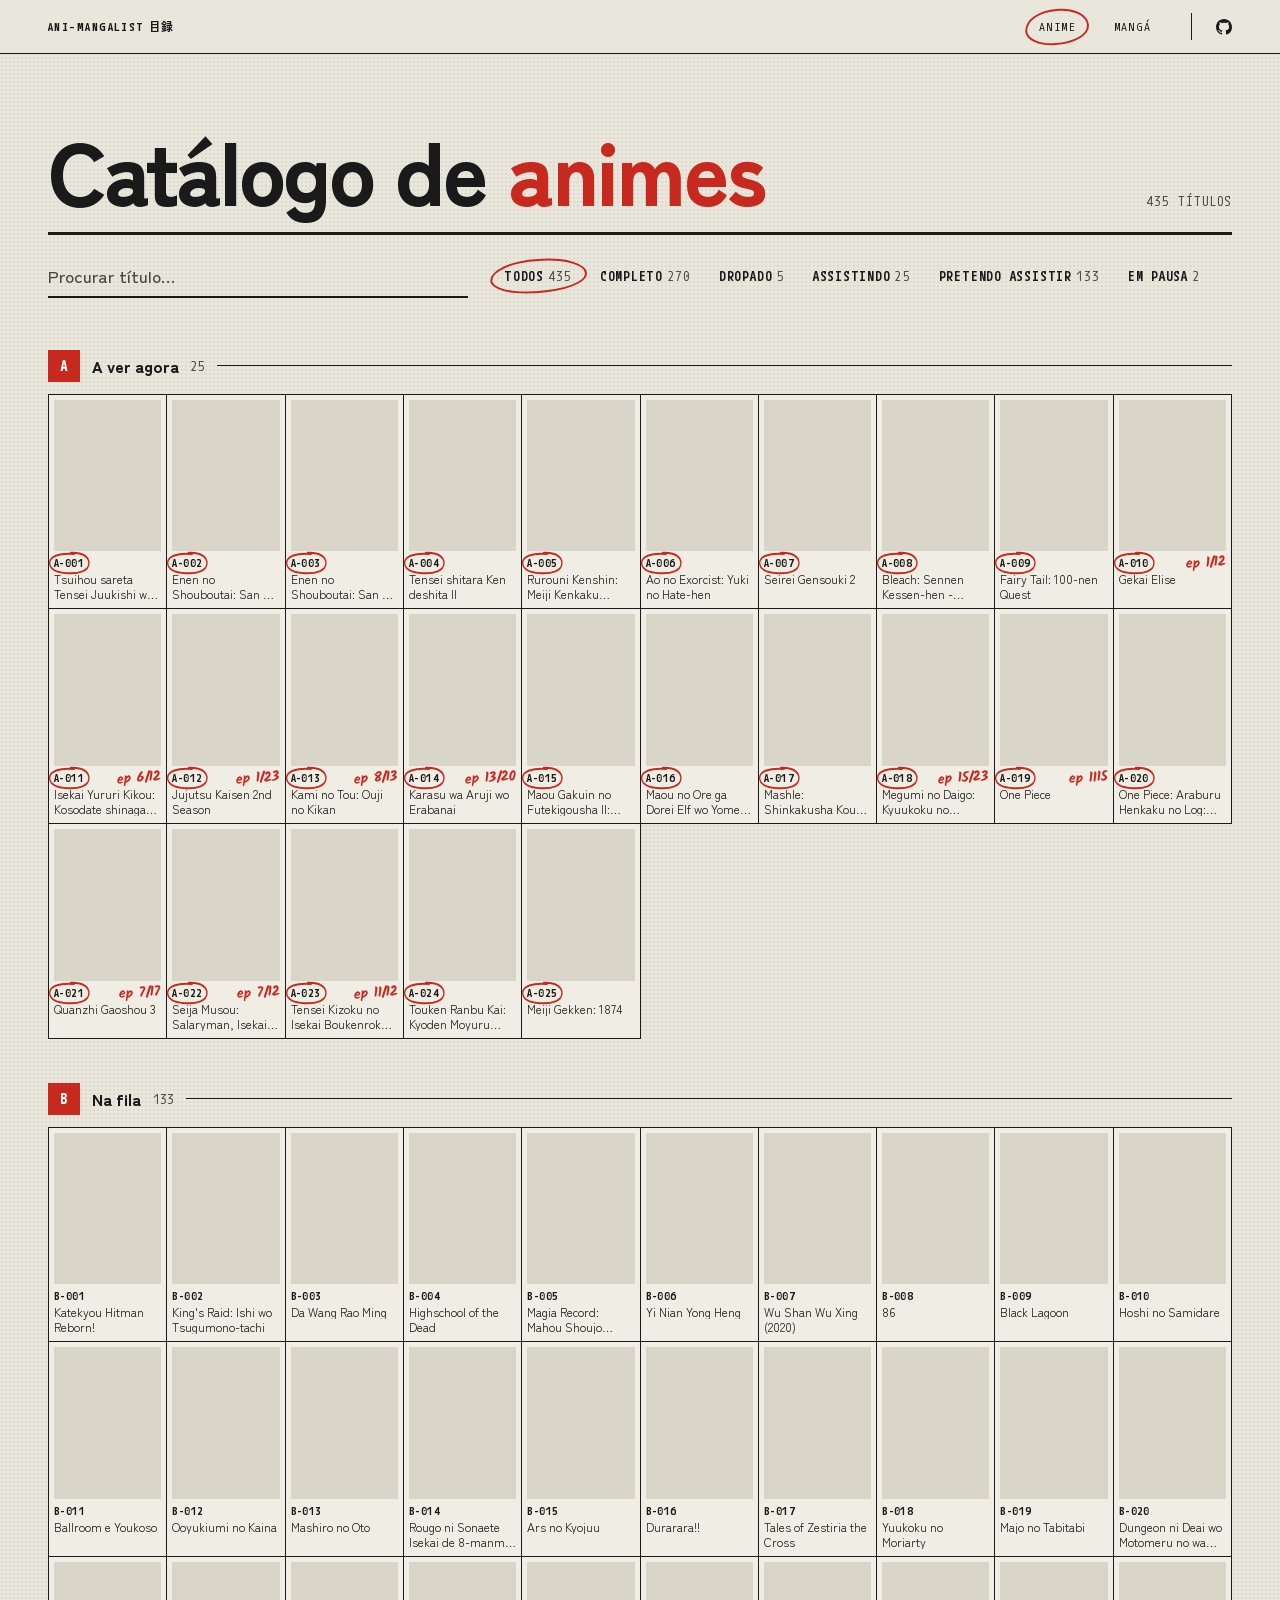
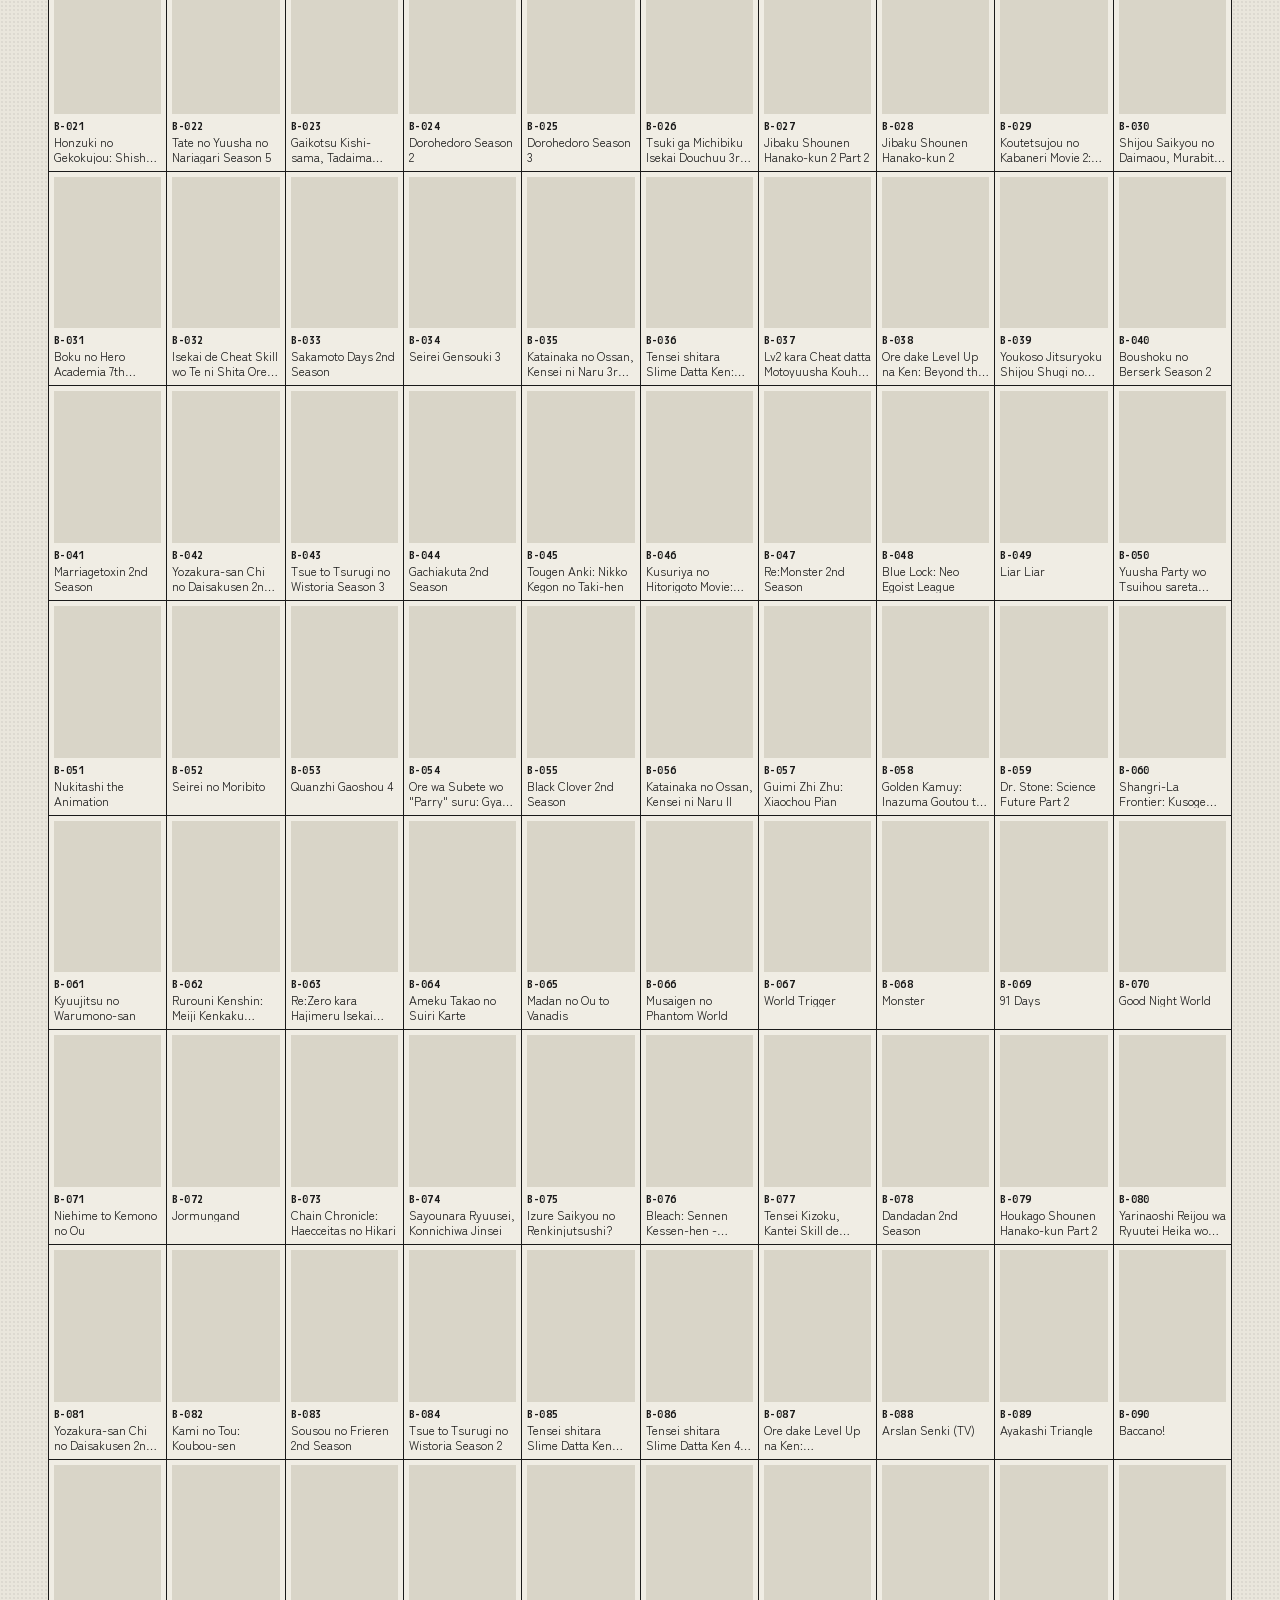
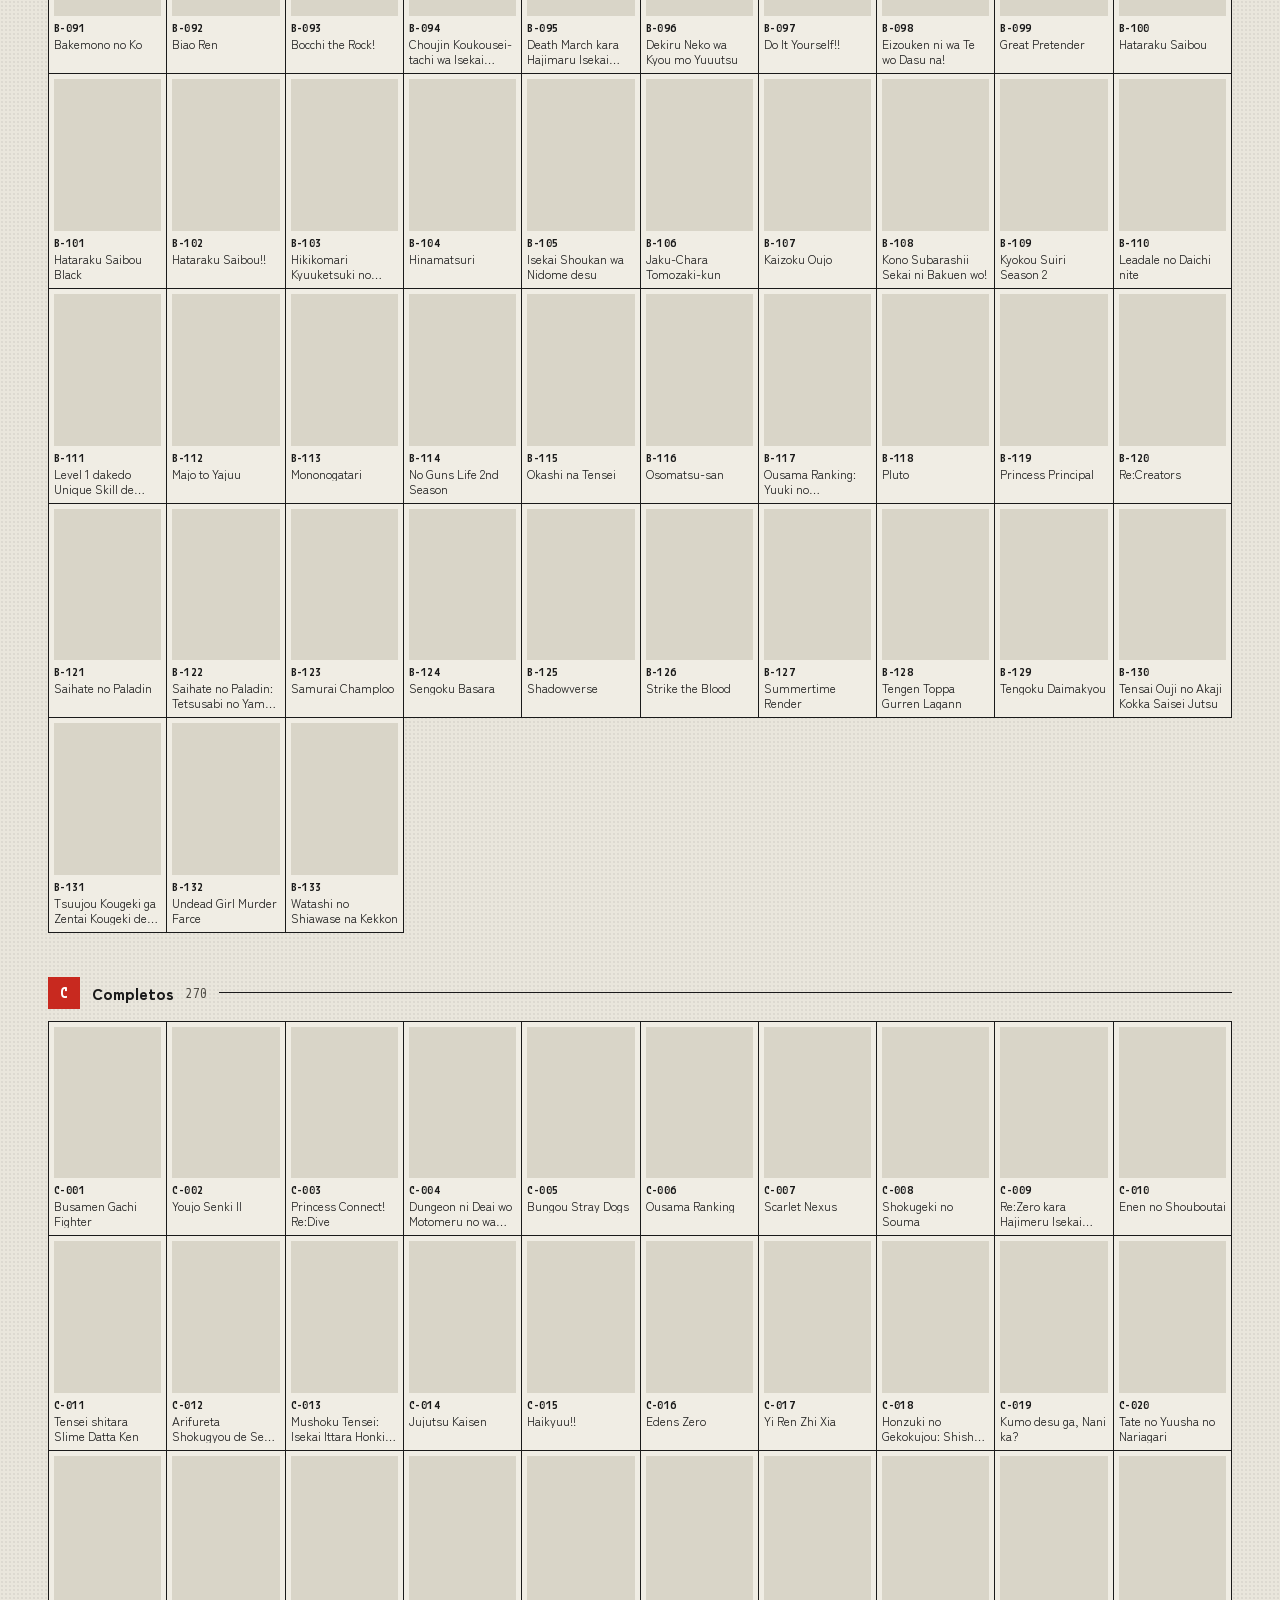
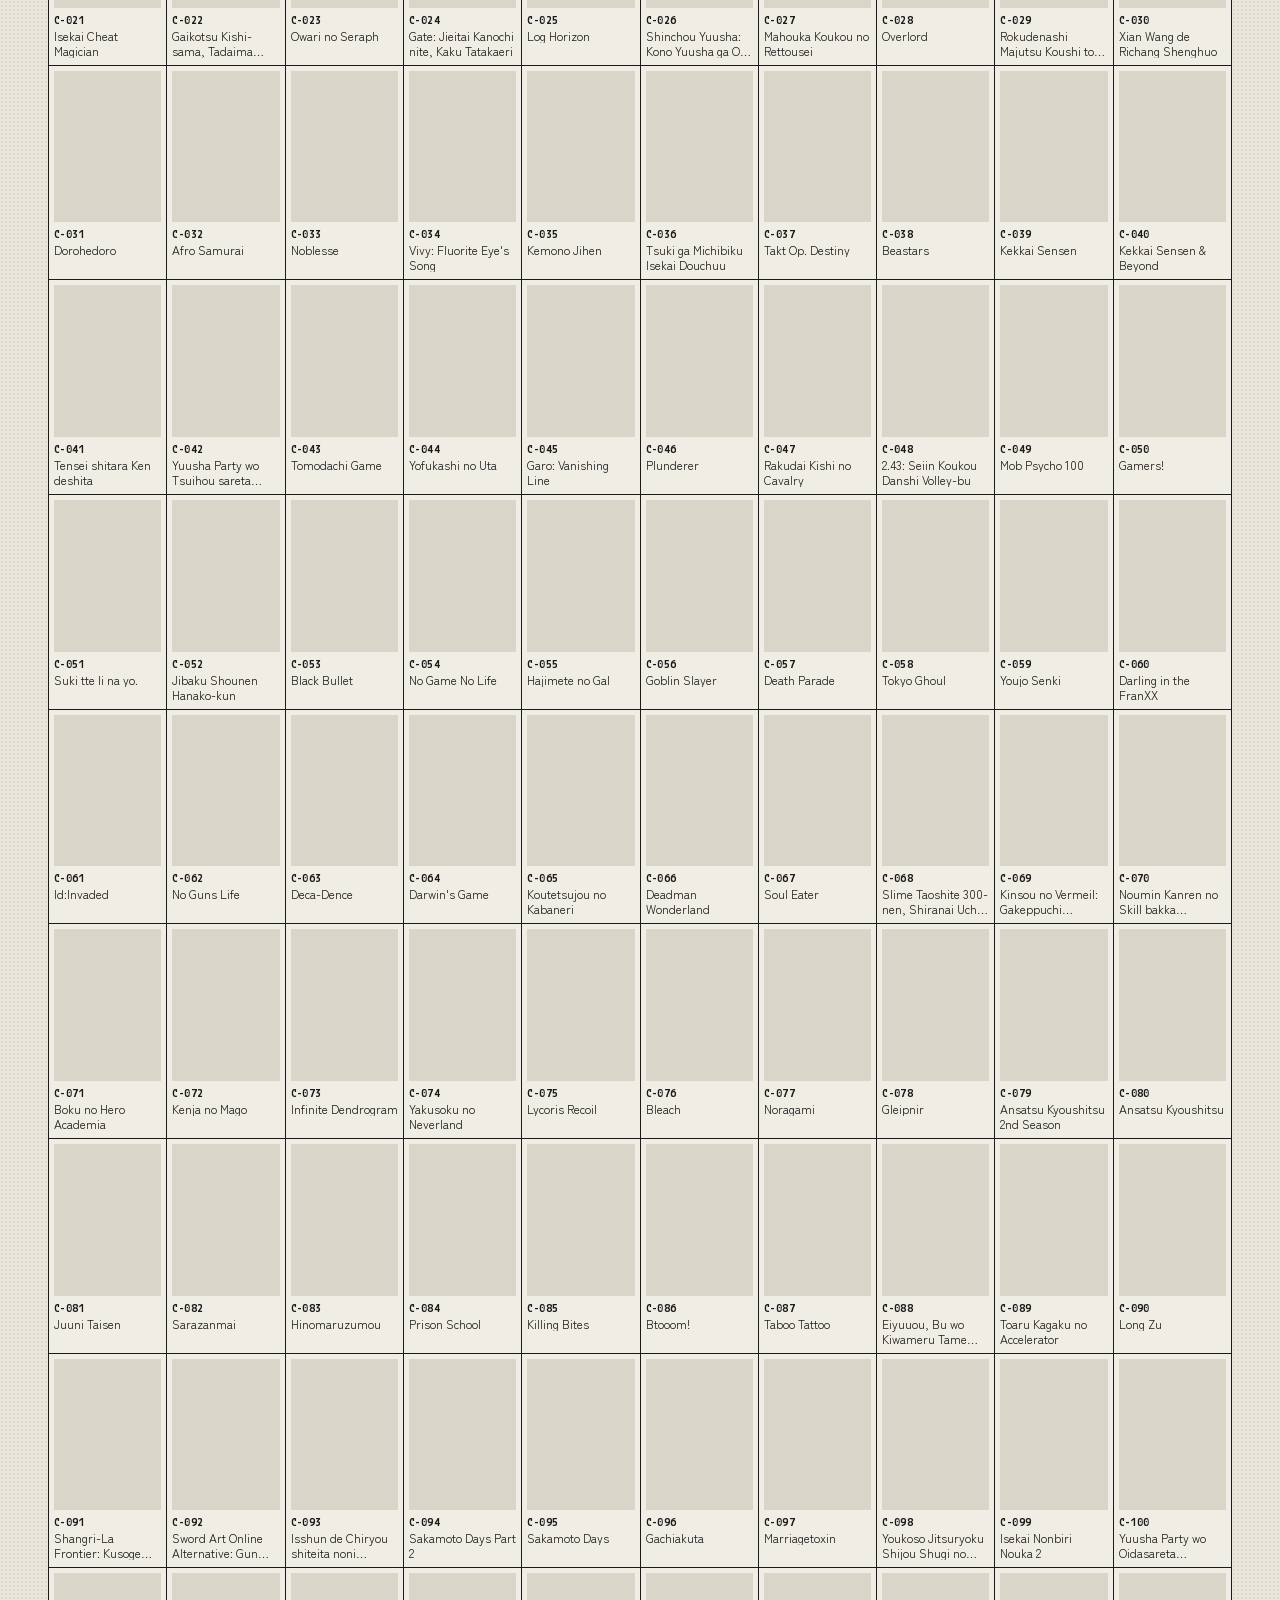
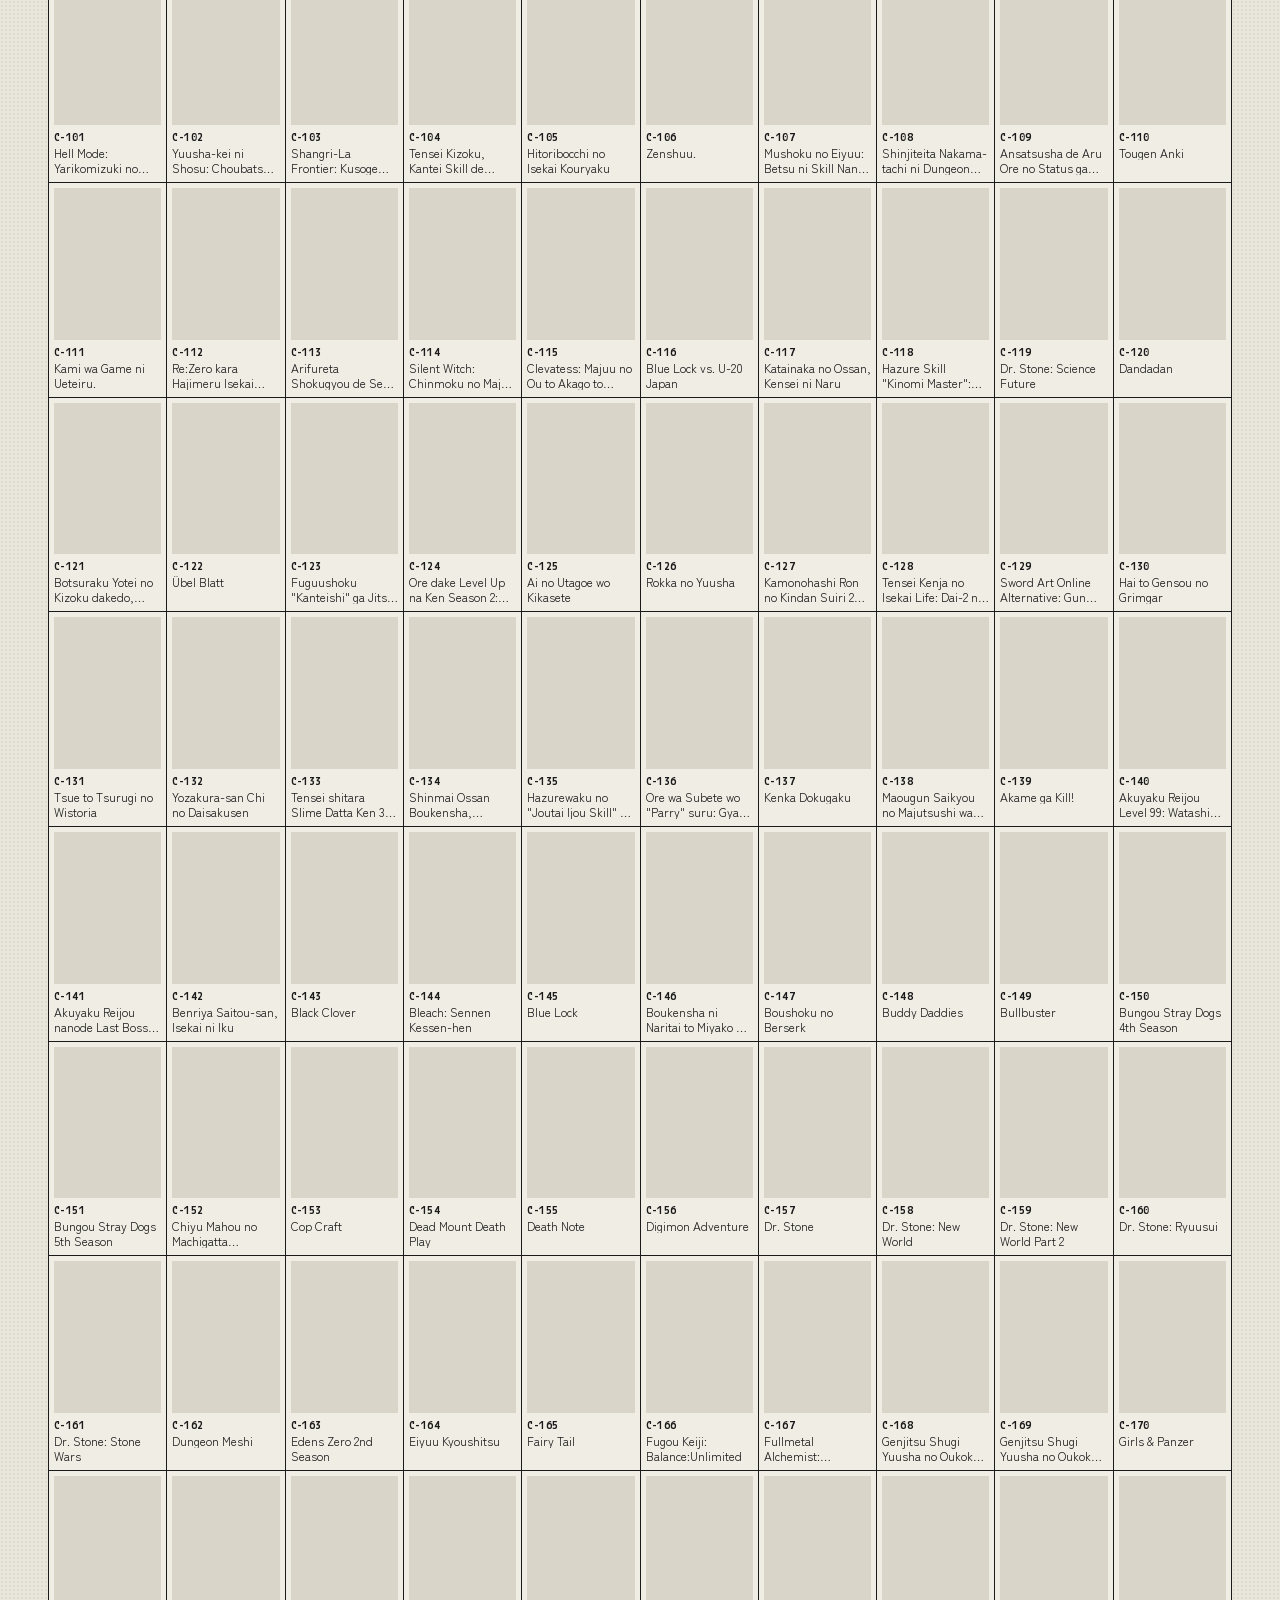
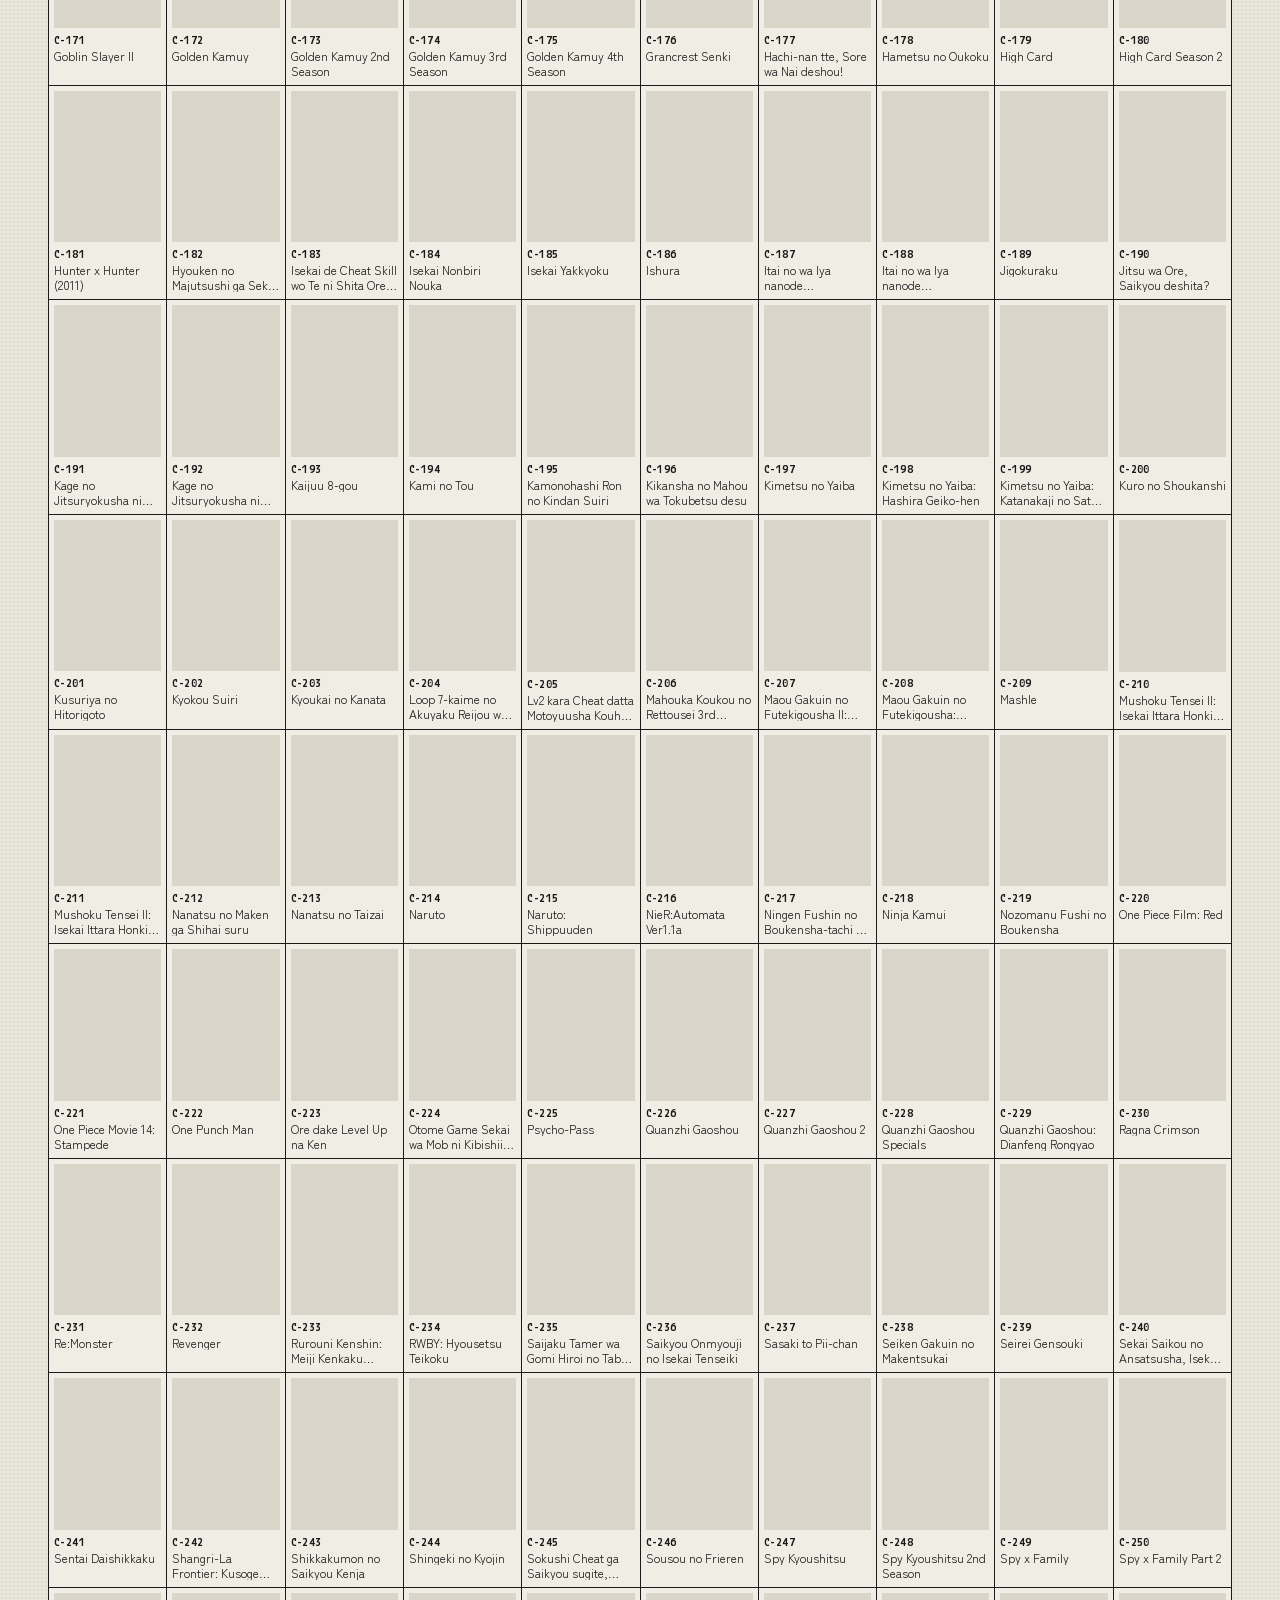
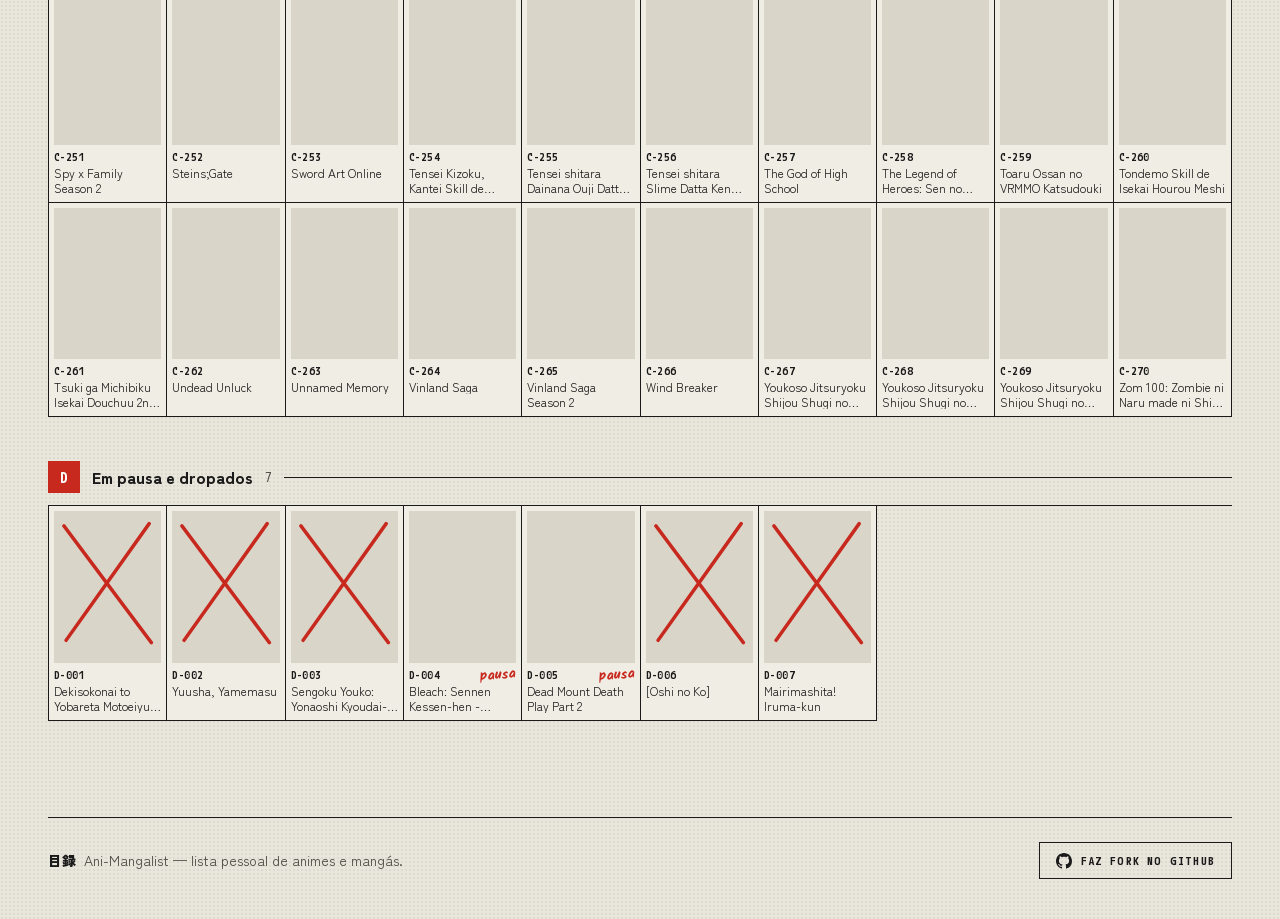
<file: index.html>
<!DOCTYPE html>
<html lang="pt">

<head>
    <meta charset="UTF-8">
    <meta name="viewport" content="width=device-width, initial-scale=1.0">
    <meta name="description" content="Lista de animes e mangás">
    <meta name="author" content="Edivaldo">
    <link rel="shortcut icon" href="./icones/icons8-naruto-sign-210.png" type="image/x-icon">
    <link rel="manifest" href="./manifest.json">
    <link rel="preconnect" href="https://fonts.googleapis.com">
    <link rel="preconnect" href="https://fonts.gstatic.com" crossorigin>
    <link rel="stylesheet" href="https://fonts.googleapis.com/css2?family=M+PLUS+1+Code:wght@400;600&family=Kalam:wght@700&family=Zen+Kaku+Gothic+New:wght@500;700;900&display=swap" media="print" onload="this.media='all'">
    <link rel="stylesheet" href="./anime.css">
    <meta name="theme-color" content="#e9e6dc">

    <title>Animes</title>
</head>

<body data-tipo="anime">
    <!--
    THESIS: a coleção é um catálogo de convenção doujin, não uma tabela nem um app de streaming; recusa linhas zebradas e o grid escuro de posters.
    OWN-WORLD: papel de jornal #e9e6dc com retícula, uma tinta #1a1a1a, caneta vermelha #c8291f só para marcas à mão; capas a uma tinta em células com fios de 1px; Zen Kaku Gothic New 900, M PLUS 1 Code para códigos, Kalam para a caneta.
    STORY: o visitante vê primeiro o que está a ser visto (circulado), confirma se um título existe pela pesquisa e folheia o resto por halls.
    FIRST VIEWPORT: barra fina com marca e listas; título enorme à esquerda com contagem; pesquisa sublinhada e filtros com contagem; Hall A a cores, circulado a caneta.
    FORM: challenger pop-culture-shelf-doujin-event-catalog fundido com tipografia de anuário; seed 065767b2.
    FINISH: unreviewed and undocumented is unfinished; this build ends with the finish review, the verdict, and DESIGN.md
    -->
    <header class="masthead">
        <a class="marca" href="./index.html">Ani-Mangalist<span lang="ja">目録</span></a>
        <nav aria-label="Listas">
            <a href="./index.html" id="menu_anime" aria-current="page">Anime</a>
            <a href="./manga.html" id="menu_manga">Mangá</a>
            <a class="github" href="https://github.com/edivaldolluisb/animeData" target="_blank" rel="noopener" aria-label="Código no GitHub" title="Código no GitHub"><svg viewBox="0 0 16 16" aria-hidden="true"><path d="M8 0C3.58 0 0 3.58 0 8c0 3.54 2.29 6.53 5.47 7.59.4.07.55-.17.55-.38 0-.19-.01-.82-.01-1.49-2.01.37-2.53-.49-2.69-.94-.09-.23-.48-.94-.82-1.13-.28-.15-.68-.52-.01-.53.63-.01 1.08.58 1.23.82.72 1.21 1.87.87 2.33.66.07-.52.28-.87.51-1.07-1.78-.2-3.64-.89-3.64-3.95 0-.87.31-1.59.82-2.15-.08-.2-.36-1.02.08-2.12 0 0 .67-.21 2.2.82.64-.18 1.32-.27 2-.27.68 0 1.36.09 2 .27 1.53-1.04 2.2-.82 2.2-.82.44 1.1.16 1.92.08 2.12.51.56.82 1.27.82 2.15 0 3.07-1.87 3.75-3.65 3.95.29.25.54.73.54 1.48 0 1.07-.01 1.93-.01 2.2 0 .21.15.46.55.38A8.013 8.013 0 0016 8c0-4.42-3.58-8-8-8z"/></svg></a>
        </nav>
    </header>

    <main>
        <div class="titulo">
            <h1>Catálogo de <span>animes</span></h1>
            <p id="total_resultados" aria-live="polite"></p>
        </div>
        <div class="controles">
            <input type="search" id="bara_de_pesquisa" placeholder="Procurar título…" aria-label="Pesquisar animes">
            <div id="filtro" role="group" aria-label="Filtrar por status"></div>
        </div>
        <div id="catalogo"></div>
    </main>

    <footer class="colofao">
        <p><span lang="ja">目録</span> Ani-Mangalist — lista pessoal de animes e mangás.</p>
        <a class="fork" href="https://github.com/edivaldolluisb/animeData" target="_blank" rel="noopener"><svg viewBox="0 0 16 16" aria-hidden="true"><path d="M8 0C3.58 0 0 3.58 0 8c0 3.54 2.29 6.53 5.47 7.59.4.07.55-.17.55-.38 0-.19-.01-.82-.01-1.49-2.01.37-2.53-.49-2.69-.94-.09-.23-.48-.94-.82-1.13-.28-.15-.68-.52-.01-.53.63-.01 1.08.58 1.23.82.72 1.21 1.87.87 2.33.66.07-.52.28-.87.51-1.07-1.78-.2-3.64-.89-3.64-3.95 0-.87.31-1.59.82-2.15-.08-.2-.36-1.02.08-2.12 0 0 .67-.21 2.2.82.64-.18 1.32-.27 2-.27.68 0 1.36.09 2 .27 1.53-1.04 2.2-.82 2.2-.82.44 1.1.16 1.92.08 2.12.51.56.82 1.27.82 2.15 0 3.07-1.87 3.75-3.65 3.95.29.25.54.73.54 1.48 0 1.07-.01 1.93-.01 2.2 0 .21.15.46.55.38A8.013 8.013 0 0016 8c0-4.42-3.58-8-8-8z"/></svg> Faz fork no GitHub</a>
    </footer>

    <script src="./sw.js"></script>
    <script src="./js/index.js"></script>
</body>

</html>
</file>
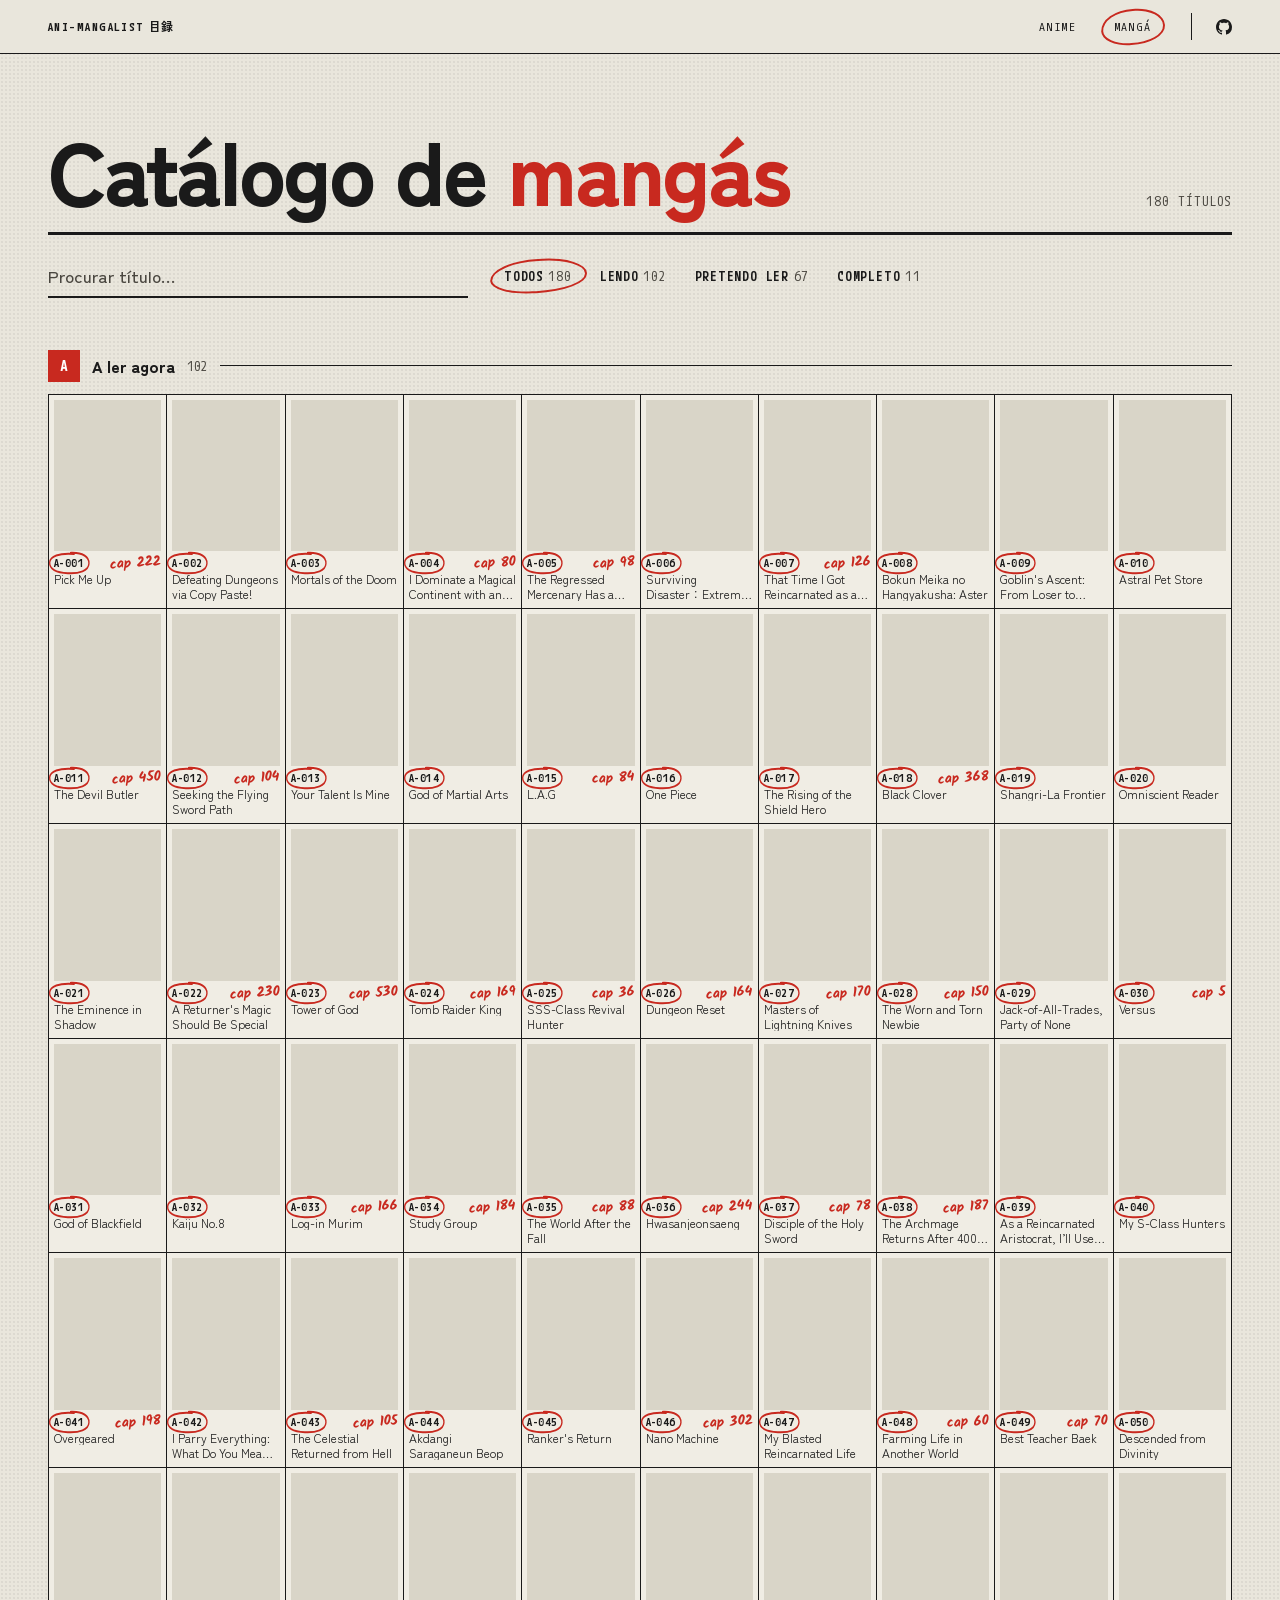
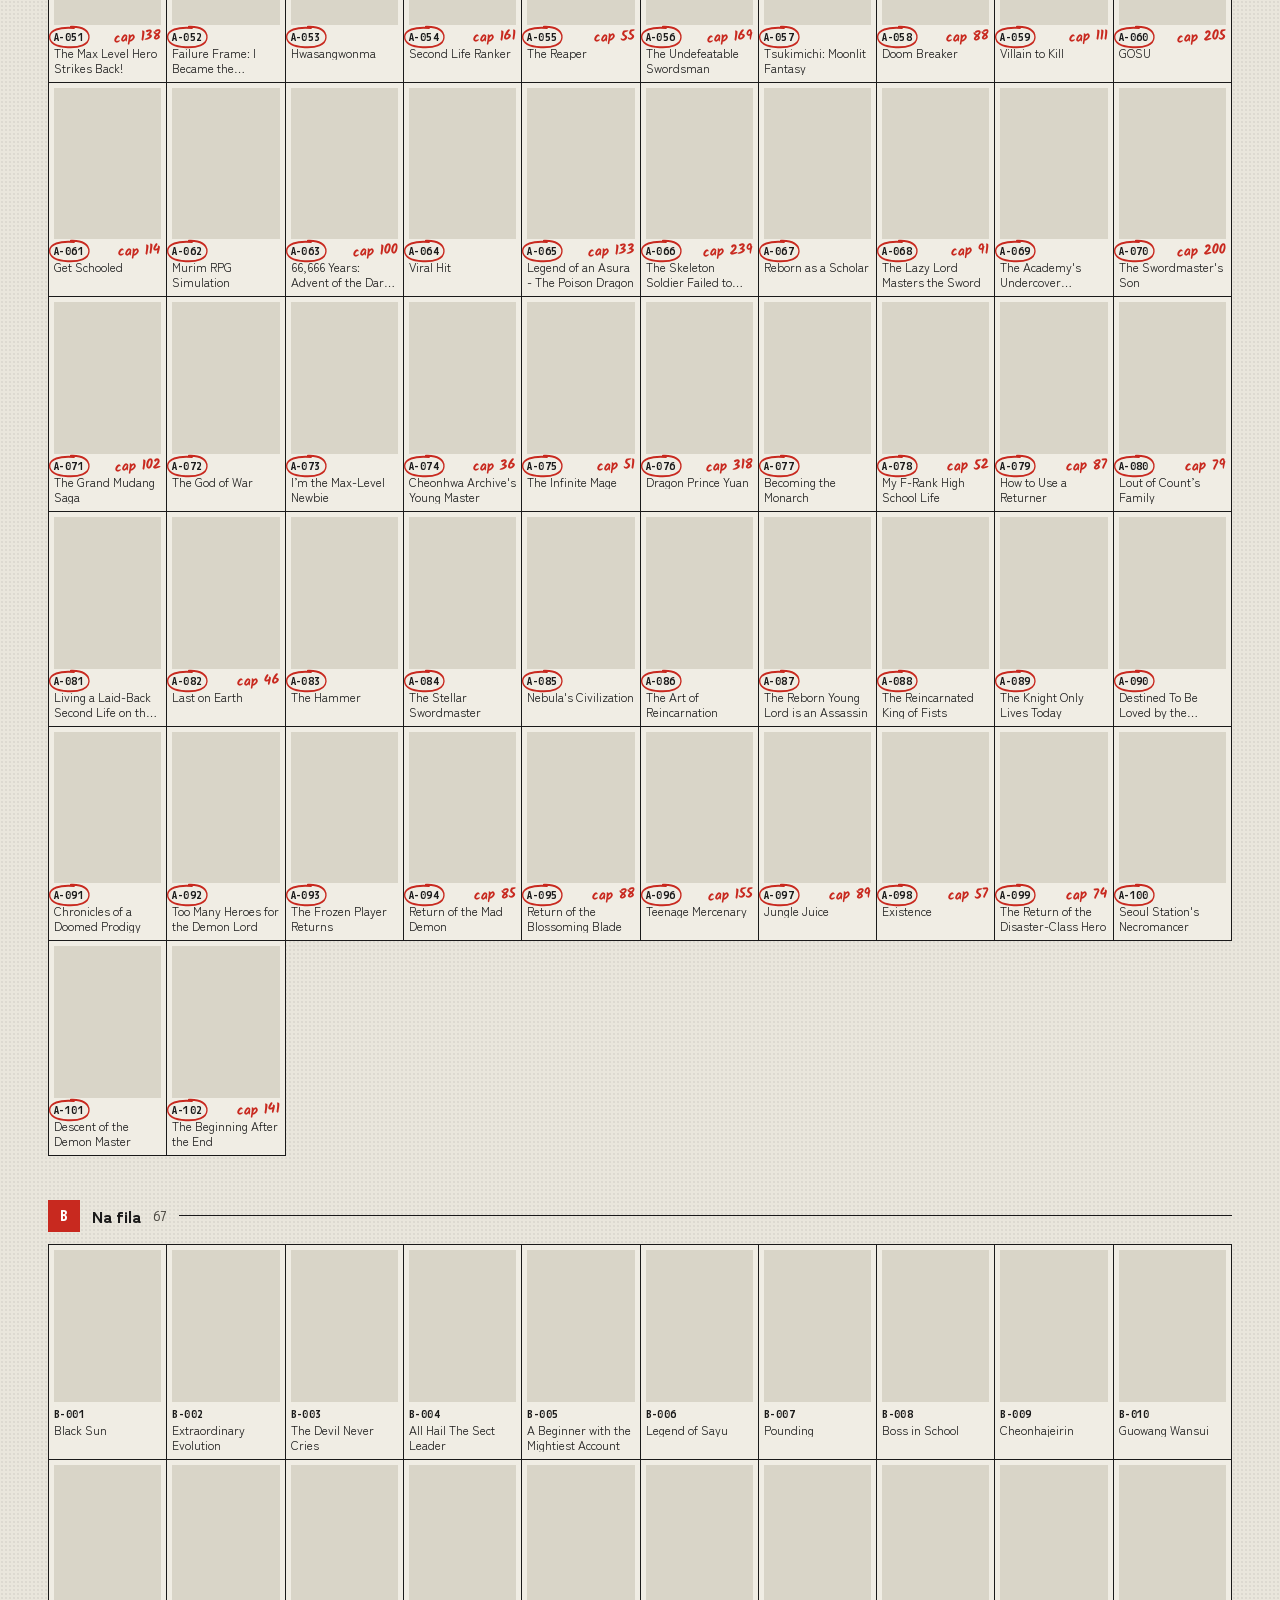
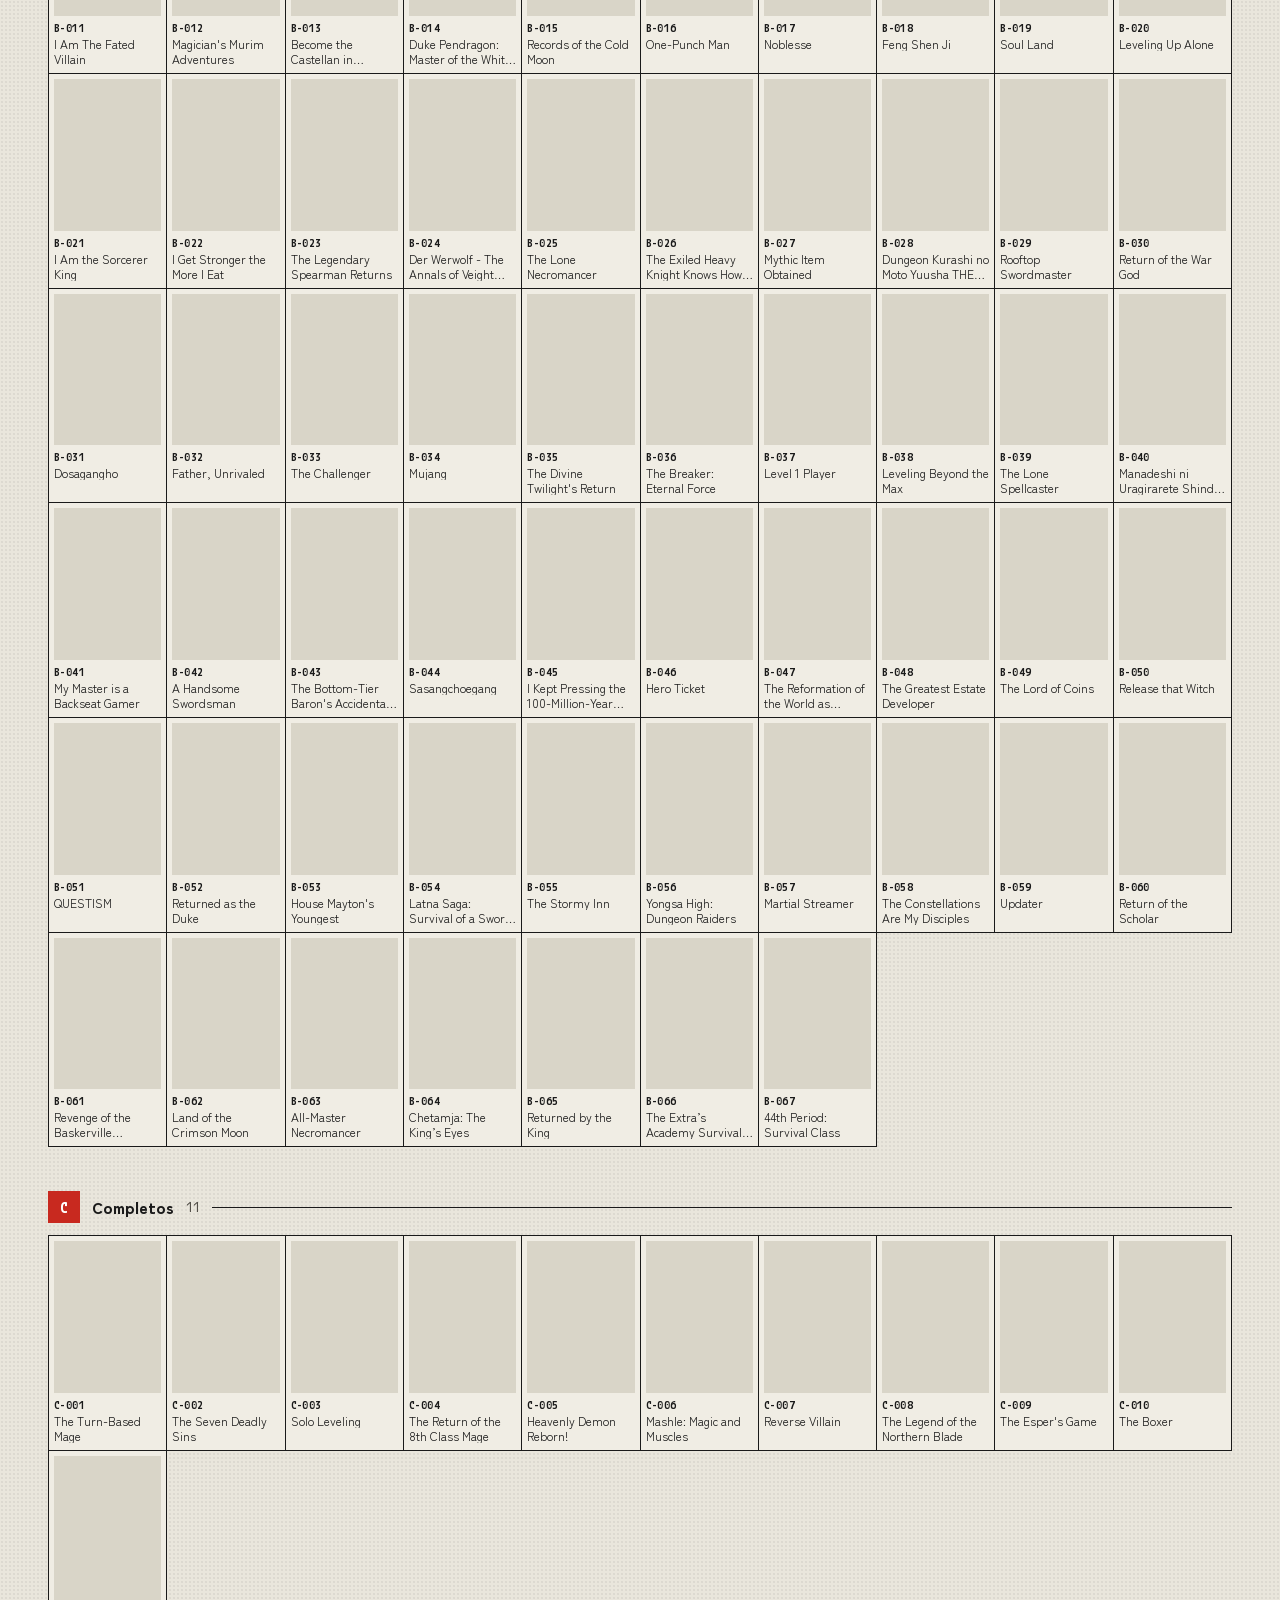
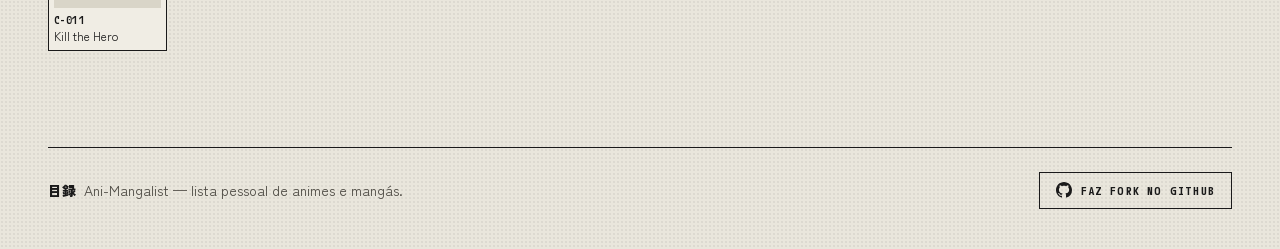
<file: manga.html>
<!DOCTYPE html>
<html lang="pt">

<head>
    <meta charset="UTF-8">
    <meta name="viewport" content="width=device-width, initial-scale=1.0">
    <meta name="description" content="Lista de animes e mangás">
    <meta name="author" content="Edivaldo">
    <link rel="shortcut icon" href="./icones/icons8-naruto-sign-210.png" type="image/x-icon">
    <link rel="manifest" href="./manifest.json">
    <link rel="preconnect" href="https://fonts.googleapis.com">
    <link rel="preconnect" href="https://fonts.gstatic.com" crossorigin>
    <link rel="stylesheet" href="https://fonts.googleapis.com/css2?family=M+PLUS+1+Code:wght@400;600&family=Kalam:wght@700&family=Zen+Kaku+Gothic+New:wght@500;700;900&display=swap" media="print" onload="this.media='all'">
    <link rel="stylesheet" href="./anime.css">
    <meta name="theme-color" content="#e9e6dc">

    <title>Mangás</title>
</head>

<body data-tipo="manga">
    <header class="masthead">
        <a class="marca" href="./index.html">Ani-Mangalist<span lang="ja">目録</span></a>
        <nav aria-label="Listas">
            <a href="./index.html" id="menu_anime">Anime</a>
            <a href="./manga.html" id="menu_manga" aria-current="page">Mangá</a>
            <a class="github" href="https://github.com/edivaldolluisb/animeData" target="_blank" rel="noopener" aria-label="Código no GitHub" title="Código no GitHub"><svg viewBox="0 0 16 16" aria-hidden="true"><path d="M8 0C3.58 0 0 3.58 0 8c0 3.54 2.29 6.53 5.47 7.59.4.07.55-.17.55-.38 0-.19-.01-.82-.01-1.49-2.01.37-2.53-.49-2.69-.94-.09-.23-.48-.94-.82-1.13-.28-.15-.68-.52-.01-.53.63-.01 1.08.58 1.23.82.72 1.21 1.87.87 2.33.66.07-.52.28-.87.51-1.07-1.78-.2-3.64-.89-3.64-3.95 0-.87.31-1.59.82-2.15-.08-.2-.36-1.02.08-2.12 0 0 .67-.21 2.2.82.64-.18 1.32-.27 2-.27.68 0 1.36.09 2 .27 1.53-1.04 2.2-.82 2.2-.82.44 1.1.16 1.92.08 2.12.51.56.82 1.27.82 2.15 0 3.07-1.87 3.75-3.65 3.95.29.25.54.73.54 1.48 0 1.07-.01 1.93-.01 2.2 0 .21.15.46.55.38A8.013 8.013 0 0016 8c0-4.42-3.58-8-8-8z"/></svg></a>
        </nav>
    </header>

    <main>
        <div class="titulo">
            <h1>Catálogo de <span>mangás</span></h1>
            <p id="total_resultados" aria-live="polite"></p>
        </div>
        <div class="controles">
            <input type="search" id="bara_de_pesquisa" placeholder="Procurar título…" aria-label="Pesquisar mangás">
            <div id="filtro" role="group" aria-label="Filtrar por status"></div>
        </div>
        <div id="catalogo"></div>
    </main>

    <footer class="colofao">
        <p><span lang="ja">目録</span> Ani-Mangalist — lista pessoal de animes e mangás.</p>
        <a class="fork" href="https://github.com/edivaldolluisb/animeData" target="_blank" rel="noopener"><svg viewBox="0 0 16 16" aria-hidden="true"><path d="M8 0C3.58 0 0 3.58 0 8c0 3.54 2.29 6.53 5.47 7.59.4.07.55-.17.55-.38 0-.19-.01-.82-.01-1.49-2.01.37-2.53-.49-2.69-.94-.09-.23-.48-.94-.82-1.13-.28-.15-.68-.52-.01-.53.63-.01 1.08.58 1.23.82.72 1.21 1.87.87 2.33.66.07-.52.28-.87.51-1.07-1.78-.2-3.64-.89-3.64-3.95 0-.87.31-1.59.82-2.15-.08-.2-.36-1.02.08-2.12 0 0 .67-.21 2.2.82.64-.18 1.32-.27 2-.27.68 0 1.36.09 2 .27 1.53-1.04 2.2-.82 2.2-.82.44 1.1.16 1.92.08 2.12.51.56.82 1.27.82 2.15 0 3.07-1.87 3.75-3.65 3.95.29.25.54.73.54 1.48 0 1.07-.01 1.93-.01 2.2 0 .21.15.46.55.38A8.013 8.013 0 0016 8c0-4.42-3.58-8-8-8z"/></svg> Faz fork no GitHub</a>
    </footer>

    <script src="./sw.js"></script>
    <script src="./js/index.js"></script>
</body>

</html>
</file>
<file: anime.css>
/* ── Tokens: catálogo de convenção impresso em papel de jornal ── */
:root {
  --papel:      #e9e6dc;
  --papel-cel:  #f0ede4;
  --tinta:      #1a1a1a;
  --tinta-2:    #4a4740;
  --fio:        #1a1a1a;
  --caneta:     #c8291f;
  --display:    'Zen Kaku Gothic New', system-ui, sans-serif;
  --mono:       'M PLUS 1 Code', ui-monospace, monospace;
  --mao:        'Kalam', cursive;
  --ease-out:   cubic-bezier(0.16, 1, 0.3, 1);
}

*, *::before, *::after { box-sizing: border-box; margin: 0; padding: 0; }

body {
  font-family: var(--display);
  font-size: 1rem;
  line-height: 1.5;
  color: var(--tinta);
  background-color: var(--papel);
  /* retícula de impressão */
  background-image: radial-gradient(rgba(26, 26, 26, 0.06) 1px, transparent 1.2px);
  background-size: 4px 4px;
  min-height: 100dvh;
}

a { color: inherit; }

:focus-visible { outline: 2px solid var(--caneta); outline-offset: 3px; }

.sr { position: absolute; width: 1px; height: 1px; overflow: hidden; clip-path: inset(50%); white-space: nowrap; }

/* ── Cabeçalho fixo: marca + listas ── */
.masthead {
  position: sticky;
  top: 0;
  z-index: 20;
  display: flex;
  align-items: center;
  justify-content: space-between;
  gap: 1rem;
  padding: 0.75rem clamp(1rem, 4vw, 3rem);
  background: var(--papel);
  border-bottom: 1px solid var(--fio);
  font-family: var(--mono);
  font-size: 0.75rem;
  letter-spacing: 0.12em;
  text-transform: uppercase;
}

.marca { text-decoration: none; font-weight: 600; white-space: nowrap; }
.marca span { font-family: var(--display); font-weight: 700; letter-spacing: 0; margin-left: 0.35em; }

.masthead nav { display: flex; align-items: center; gap: clamp(0.75rem, 3vw, 2rem); }

.masthead nav a {
  position: relative;
  text-decoration: none;
  padding: 0.35rem 0.2rem;
}

.masthead nav a:hover { color: var(--caneta); }

/* página atual: circulada a caneta */
.masthead nav a[aria-current="page"]::after,
.chip[aria-pressed="true"]::after {
  content: '';
  position: absolute;
  inset: -0.2rem -0.65rem;
  border: 2px solid var(--caneta);
  border-radius: 52% 46% 55% 44% / 60% 50% 52% 44%;
  transform: rotate(-3deg);
  pointer-events: none;
}

/* ── Título ── */
main { padding: 0 clamp(1rem, 4vw, 3rem) 4rem; max-width: 1400px; margin: 0 auto; }

.titulo {
  display: flex;
  flex-wrap: wrap;
  align-items: baseline;
  justify-content: space-between;
  gap: 0.5rem 2rem;
  padding: clamp(2rem, 6vw, 4.5rem) 0 1.25rem;
  border-bottom: 3px solid var(--fio);
}

h1 {
  font-family: var(--display);
  font-weight: 900;
  font-size: clamp(2.5rem, 8vw, 5.5rem);
  line-height: 0.95;
  letter-spacing: -0.03em;
  text-wrap: balance;
}

h1 span { color: var(--caneta); }

#total_resultados {
  font-family: var(--mono);
  font-size: 0.8125rem;
  letter-spacing: 0.08em;
  text-transform: uppercase;
  color: var(--tinta-2);
}

/* ── Pesquisa + filtros ── */
.controles {
  display: flex;
  flex-wrap: wrap;
  align-items: center;
  gap: 1rem 2rem;
  padding: 1.25rem 0 0.5rem;
}

input[type="search"] {
  -webkit-appearance: none;
  appearance: none;
  flex: 1 1 260px;
  max-width: 420px;
  padding: 0.5rem 0;
  border: 0;
  border-bottom: 2px solid var(--fio);
  border-radius: 0;
  background: transparent;
  font: 500 1.0625rem var(--display);
  color: var(--tinta);
}

input[type="search"]::placeholder { color: var(--tinta-2); opacity: 1; }
input[type="search"]:focus { outline: none; border-bottom-color: var(--caneta); }

#filtro { display: flex; flex-wrap: wrap; gap: 0.5rem 1.25rem; }

.chip {
  position: relative;
  border: 0;
  background: none;
  padding: 0.35rem 0.25rem;
  font: 600 0.8125rem var(--mono);
  letter-spacing: 0.06em;
  text-transform: uppercase;
  color: var(--tinta);
  cursor: pointer;
}

.chip b { font-weight: 400; color: var(--tinta-2); margin-left: 0.35em; }
.chip:hover { color: var(--caneta); }

/* ── Halls: secções do catálogo por status ── */
.hall { margin-top: 2.75rem; }

.hall h2 {
  display: flex;
  align-items: center;
  gap: 0.75rem;
  margin-bottom: 0.75rem;
  font-size: 1rem;
  font-weight: 900;
}

.hall h2 .letra {
  display: inline-grid;
  place-items: center;
  min-width: 2rem;
  height: 2rem;
  padding: 0 0.4rem;
  background: var(--caneta);
  color: #fff;
  font-family: var(--mono);
  font-size: 0.875rem;
}

.hall h2 .n { font: 400 0.8125rem var(--mono); color: var(--tinta-2); }
.hall h2::after { content: ''; flex: 1; border-top: 1px solid var(--fio); }

.grid {
  list-style: none;
  display: grid;
  grid-template-columns: repeat(auto-fill, minmax(112px, 1fr));
  border-top: 1px solid var(--fio);
  border-left: 1px solid var(--fio);
}

.cell {
  position: relative;
  border-right: 1px solid var(--fio);
  border-bottom: 1px solid var(--fio);
  background: var(--papel-cel);
}

.cell a {
  display: flex;
  flex-direction: column;
  height: 100%;
  padding: 5px 5px 7px;
  text-decoration: none;
}

.cell a:focus-visible { outline-offset: -3px; }

.cell img,
.cell .vazio {
  display: block;
  width: 100%;
  aspect-ratio: 225 / 318;
  object-fit: cover;
  background: #d9d5c8;
}

/* impresso a uma tinta; ganha cor quando é tocado */
.cell img {
  filter: grayscale(1) contrast(1.12);
  mix-blend-mode: multiply;
  transition: filter 220ms var(--ease-out);
}

.cell a:hover img,
.cell a:focus-visible img,
.hall[data-letra="A"] .cell img { filter: none; mix-blend-mode: normal; }

.code {
  margin-top: 5px;
  font: 600 0.6875rem var(--mono);
  letter-spacing: 0.04em;
  display: flex;
  justify-content: space-between;
  gap: 4px;
}

.nome {
  font-size: 0.75rem;
  line-height: 1.25;
  display: -webkit-box;
  -webkit-line-clamp: 2;
  -webkit-box-orient: vertical;
  overflow: hidden;
  margin-top: 1px;
}

.cell a:hover .nome { text-decoration: underline; text-underline-offset: 2px; }

.pen {
  font-family: var(--mao);
  font-weight: 700;
  font-size: 0.875rem;
  line-height: 1;
  color: var(--caneta);
  letter-spacing: 0;
  transform: rotate(-4deg);
}

/* marcas de caneta: circulado (a ver) e riscado (dropado) */
.code .num { position: relative; white-space: nowrap; flex-shrink: 0; }
.code .pen { min-width: 0; white-space: nowrap; overflow: hidden; text-overflow: ellipsis; }

.marca-caneta {
  position: absolute;
  pointer-events: none;
  z-index: 1;
  overflow: visible;
}

.circulo { top: -5px; left: -6px; width: calc(100% + 12px); height: calc(100% + 10px); }

.marca-caneta path {
  fill: none;
  stroke: var(--caneta);
  stroke-width: 3.2;
  stroke-linecap: round;
}

.circulo path {
  stroke-dasharray: 1;
  stroke-dashoffset: 1;
  animation: desenhar 700ms var(--ease-out) forwards;
  animation-delay: calc(120ms + var(--i, 0) * 70ms);
}

@keyframes desenhar { to { stroke-dashoffset: 0; } }

.cell[data-s="dropado"] img { opacity: 0.55; }
.risco { top: 4px; left: 4px; width: calc(100% - 8px); height: calc(100% - 8px); }

/* ── Estados ── */
.cell.skel { aspect-ratio: 225 / 360; animation: pulsar 1.1s ease-in-out infinite alternate; }
@keyframes pulsar { from { background: var(--papel-cel); } to { background: #dcd8cc; } }

.aviso {
  margin: 3rem 0;
  font-family: var(--mao);
  font-size: 1.5rem;
  color: var(--caneta);
  transform: rotate(-1.5deg);
}

/* ── Colofão ── */
.colofao {
  display: flex;
  flex-wrap: wrap;
  align-items: center;
  justify-content: space-between;
  gap: 1rem 2rem;
  width: calc(min(100%, 1400px) - 2 * clamp(1rem, 4vw, 3rem));
  margin: 2rem auto 0;
  padding: 1.5rem 0 2.5rem;
  border-top: 1px solid var(--fio);
  font-size: 0.875rem;
  color: var(--tinta-2);
}

.colofao span { font-weight: 900; color: var(--tinta); margin-right: 0.25em; }

/* botão impresso: caixa de fio que inverte para tinta */
.fork {
  display: inline-flex;
  align-items: center;
  gap: 0.6rem;
  padding: 0.6rem 1rem;
  border: 1px solid var(--fio);
  font: 600 0.75rem var(--mono);
  letter-spacing: 0.1em;
  text-transform: uppercase;
  text-decoration: none;
  color: var(--tinta);
  transition: background-color 160ms var(--ease-out), color 160ms var(--ease-out);
}

.fork:hover { background: var(--tinta); color: var(--papel); }
.fork svg, .masthead .github svg { width: 16px; height: 16px; fill: currentColor; flex-shrink: 0; }

.masthead .github {
  display: inline-grid;
  place-items: center;
  margin-left: 0.25rem;
  padding: 0.35rem 0 0.35rem clamp(0.75rem, 2vw, 1.5rem);
  border-left: 1px solid var(--fio);
}

/* ── Mobile ── */
@media (max-width: 600px) {
  .masthead { flex-direction: column; align-items: flex-start; gap: 0.5rem; }
  .masthead nav { gap: 1.5rem; }
  .grid { grid-template-columns: repeat(auto-fill, minmax(100px, 1fr)); }
}

@media (prefers-reduced-motion: reduce) {
  *, *::before, *::after { transition-duration: 0.01ms !important; animation-duration: 0.01ms !important; animation-delay: 0ms !important; }
}
</file>
